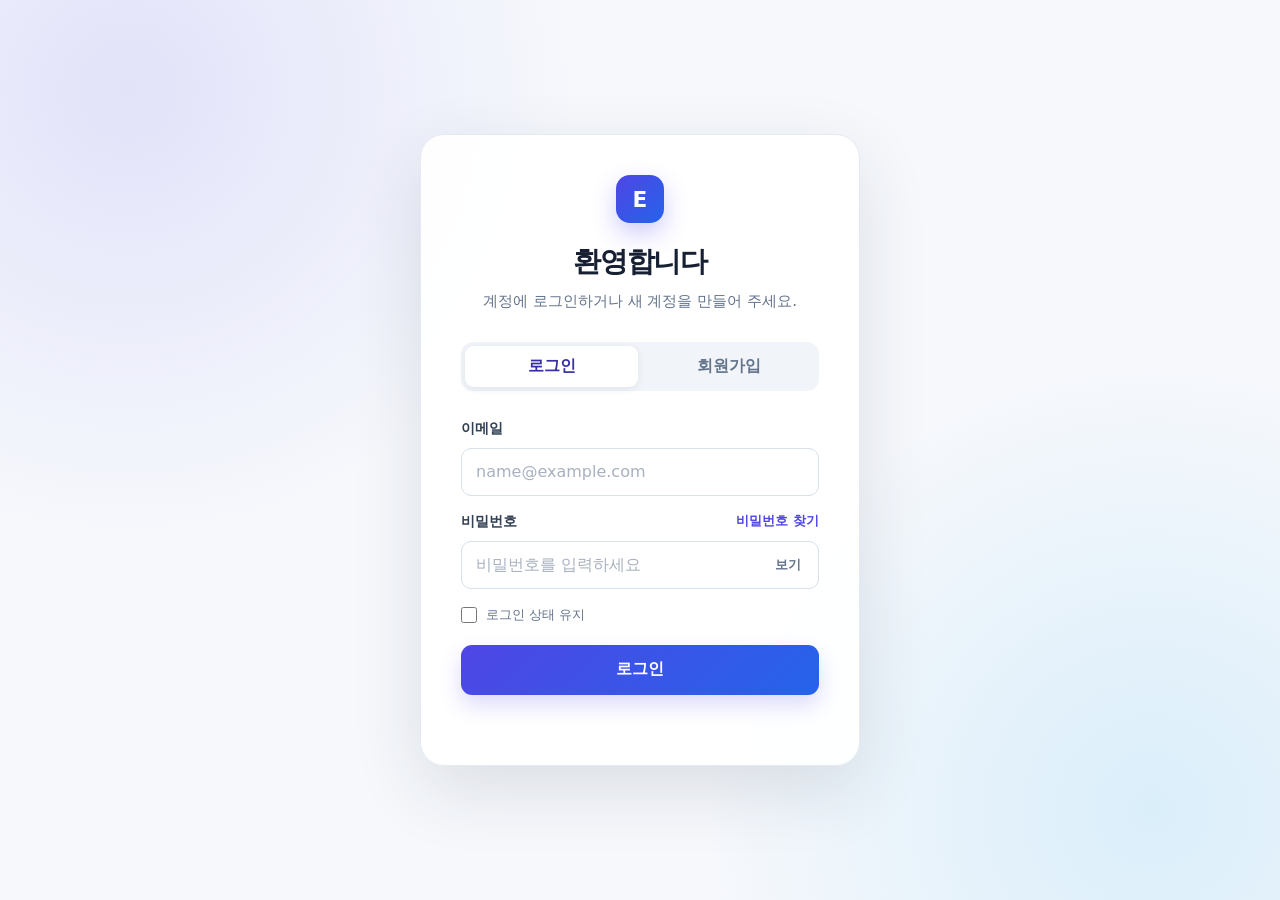
<file: index.html>
<!doctype html>
<html lang="ko">
  <head>
    <meta charset="UTF-8" />
    <meta name="viewport" content="width=device-width, initial-scale=1.0" />
    <title>로그인 | endpointproject</title>
    <link rel="stylesheet" href="./css/style.css" />
  </head>
  <body>
    <main class="auth-page">
      <section class="auth-card" aria-labelledby="page-title">
        <div class="brand" aria-hidden="true">E</div>
        <div class="heading">
          <h1 id="page-title">환영합니다</h1>
          <p>계정에 로그인하거나 새 계정을 만들어 주세요.</p>
        </div>
        <div class="tabs" role="tablist" aria-label="계정 메뉴">
          <button class="tab is-active" id="login-tab" type="button" role="tab" aria-selected="true" aria-controls="login-panel">로그인</button>
          <button class="tab" id="signup-tab" type="button" role="tab" aria-selected="false" aria-controls="signup-panel">회원가입</button>
        </div>
        <form class="auth-form" id="login-panel" role="tabpanel" aria-labelledby="login-tab">
          <label for="login-email">이메일</label>
          <input id="login-email" name="email" type="email" placeholder="name@example.com" autocomplete="email" required />
          <div class="label-row">
            <label for="login-password">비밀번호</label>
            <a href="#">비밀번호 찾기</a>
          </div>
          <div class="password-field">
            <input id="login-password" name="password" type="password" placeholder="비밀번호를 입력하세요" autocomplete="current-password" minlength="8" required />
            <button class="password-toggle" type="button" aria-label="비밀번호 표시">보기</button>
          </div>
          <label class="check-row"><input name="remember" type="checkbox" /><span>로그인 상태 유지</span></label>
          <button class="submit-button" type="submit">로그인</button>
          <p class="form-message" aria-live="polite"></p>
        </form>
        <form class="auth-form" id="signup-panel" role="tabpanel" aria-labelledby="signup-tab" hidden>
          <label for="signup-name">이름</label>
          <input id="signup-name" name="name" type="text" placeholder="이름을 입력하세요" autocomplete="name" required />
          <label for="signup-email">이메일</label>
          <input id="signup-email" name="email" type="email" placeholder="name@example.com" autocomplete="email" required />
          <label for="signup-password">비밀번호</label>
          <div class="password-field">
            <input id="signup-password" name="password" type="password" placeholder="8자 이상 입력하세요" autocomplete="new-password" minlength="8" required />
            <button class="password-toggle" type="button" aria-label="비밀번호 표시">보기</button>
          </div>
          <label class="check-row"><input name="terms" type="checkbox" required /><span><a href="#">이용약관</a> 및 <a href="#">개인정보 처리방침</a>에 동의합니다.</span></label>
          <button class="submit-button" type="submit">계정 만들기</button>
          <p class="form-message" aria-live="polite"></p>
        </form>
      </section>
    </main>
    <script src="./js/commom.js"></script>
  </body>
</html>
</file>
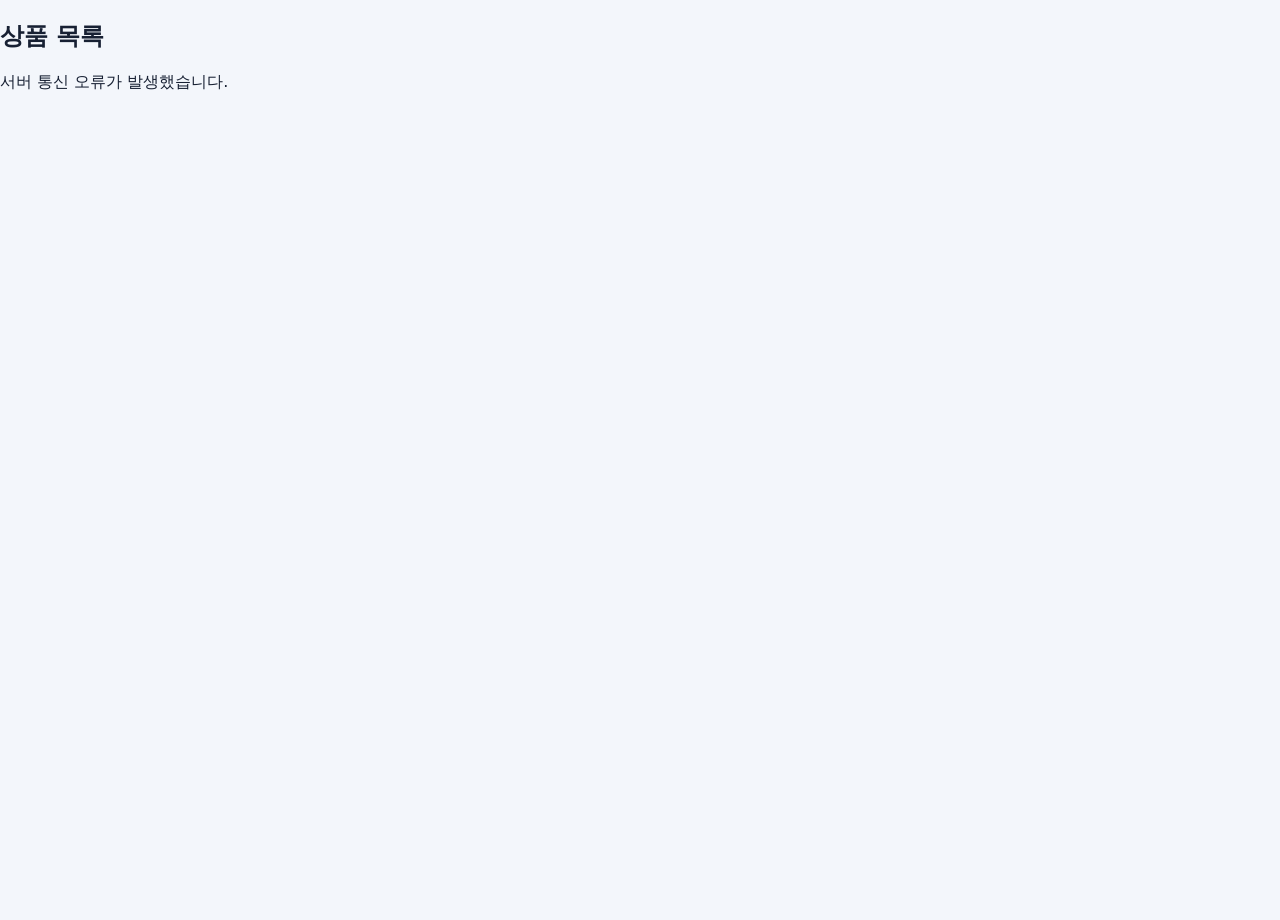
<file: src/product-list.html>
<!doctype html>
<html lang="ko">
  <head>
    <meta charset="UTF-8" />
    <title>상품 목록</title>
    <link rel="stylesheet" href="css/style.css" />
  </head>
  <body>
    <div class="container">
      <h2>상품 목록</h2>

      <!-- 상품 카드들이 들어갈 컨테이너 -->
      <div id="productGrid" class="product-grid">
        <p>상품 목록을 불러오는 중입니다...</p>
      </div>
    </div>

    <script src="js/common.js"></script>
    <script src="js/product-list.js"></script>
  </body>
</html>
</file>
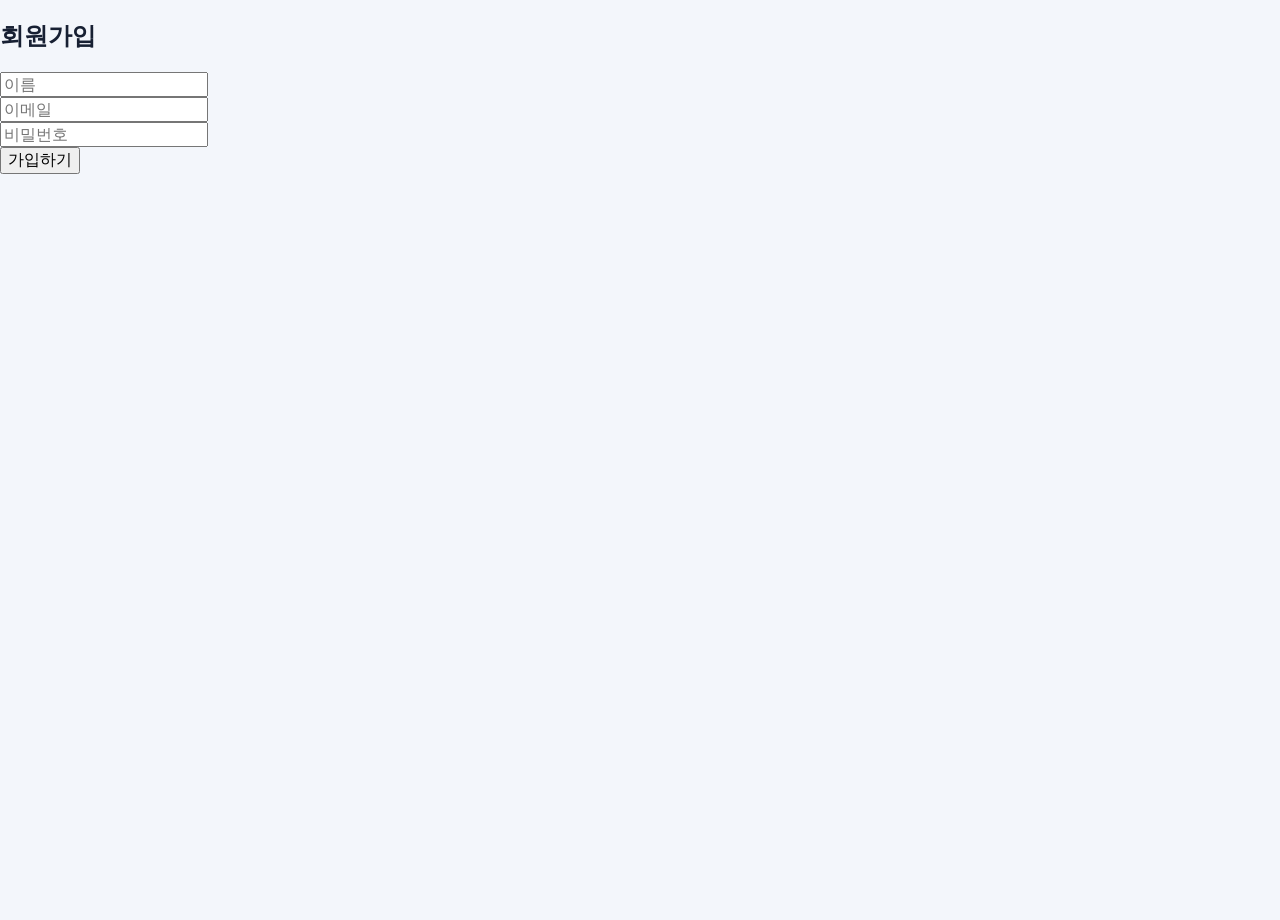
<file: src/signup.html>
<!doctype html>
<html lang="ko">
  <head>
    <meta charset="UTF-8" />
    <title>회원가입</title>
    <link rel="stylesheet" href="css/style.css" />
  </head>
  <body>
    <h2>회원가입</h2>
    <form id="signupForm">
      <input type="text" id="name" placeholder="이름" required /><br />
      <input type="email" id="email" placeholder="이메일" required /><br />
      <input
        type="password"
        id="password"
        placeholder="비밀번호"
        required
      /><br />
      <button type="submit">가입하기</button>
    </form>
    <script src="js/signup.js"></script>
  </body>
</html>
</file>
<file: css/style.css>
:root { color-scheme: light; font-family: Inter, Pretendard, "Noto Sans KR", system-ui, sans-serif; color: #172033; background: #f3f6fb; }
* { box-sizing: border-box; }
body { min-width: 320px; min-height: 100vh; margin: 0; }
button, input { font: inherit; }
button, a { -webkit-tap-highlight-color: transparent; }
.auth-page { display: grid; min-height: 100vh; place-items: center; padding: 40px 20px; background: radial-gradient(circle at 10% 10%, rgba(79,70,229,.12), transparent 28rem), radial-gradient(circle at 90% 90%, rgba(14,165,233,.12), transparent 28rem), #f6f8fc; }
.auth-card { width: min(100%, 440px); padding: 40px; border: 1px solid #e5eaf2; border-radius: 24px; background: rgba(255,255,255,.96); box-shadow: 0 24px 70px rgba(30,41,59,.12); }
.brand { display: grid; width: 48px; height: 48px; margin: 0 auto 20px; place-items: center; border-radius: 14px; color: #fff; background: linear-gradient(135deg, #4f46e5, #2563eb); font-size: 1.35rem; font-weight: 800; box-shadow: 0 10px 24px rgba(79,70,229,.28); }
.heading { margin-bottom: 28px; text-align: center; }
.heading h1 { margin: 0 0 8px; font-size: 1.75rem; letter-spacing: -.04em; }
.heading p { margin: 0; color: #64748b; font-size: .95rem; line-height: 1.6; }
.tabs { display: grid; grid-template-columns: repeat(2, 1fr); gap: 4px; margin-bottom: 28px; padding: 4px; border-radius: 12px; background: #f1f5f9; }
.tab { padding: 10px; border: 0; border-radius: 9px; color: #64748b; background: transparent; cursor: pointer; font-weight: 700; }
.tab.is-active { color: #3730a3; background: #fff; box-shadow: 0 2px 8px rgba(30,41,59,.08); }
.auth-form { display: grid; gap: 10px; }
.auth-form[hidden] { display: none; }
.auth-form label, .label-row { color: #334155; font-size: .9rem; font-weight: 700; }
.label-row { display: flex; align-items: center; justify-content: space-between; margin-top: 6px; }
a { color: #4f46e5; text-decoration: none; }
a:hover { text-decoration: underline; }
.label-row a { font-size: .82rem; font-weight: 600; }
.auth-form > input, .password-field input { width: 100%; height: 48px; padding: 0 14px; border: 1px solid #d8e0eb; border-radius: 10px; outline: none; color: #172033; background: #fff; transition: border-color .2s, box-shadow .2s; }
.auth-form input:focus { border-color: #6366f1; box-shadow: 0 0 0 4px rgba(99,102,241,.12); }
.auth-form input::placeholder { color: #a8b1c0; }
.password-field { position: relative; }
.password-field input { padding-right: 60px; }
.password-toggle { position: absolute; top: 50%; right: 10px; padding: 6px 8px; border: 0; color: #64748b; background: transparent; cursor: pointer; transform: translateY(-50%); font-size: .8rem; font-weight: 700; }
.check-row { display: flex; align-items: flex-start; gap: 9px; margin: 6px 0 10px; line-height: 1.5; }
.check-row input { width: 16px; height: 16px; margin: 2px 0 0; accent-color: #4f46e5; }
.check-row span { color: #64748b; font-size: .83rem; font-weight: 500; }
.submit-button { height: 50px; border: 0; border-radius: 11px; color: #fff; background: linear-gradient(135deg, #4f46e5, #2563eb); cursor: pointer; font-weight: 800; box-shadow: 0 10px 22px rgba(79,70,229,.2); transition: transform .2s, box-shadow .2s; }
.submit-button:hover { box-shadow: 0 13px 26px rgba(79,70,229,.28); transform: translateY(-1px); }
.form-message { min-height: 20px; margin: 0; color: #16803c; text-align: center; font-size: .85rem; }
@media (max-width: 520px) { .auth-page { padding: 20px 14px; } .auth-card { padding: 30px 22px; border-radius: 18px; } }
</file>
<file: src/css/style.css>
:root { color-scheme: light; font-family: Inter, Pretendard, "Noto Sans KR", system-ui, sans-serif; color: #172033; background: #f3f6fb; }
* { box-sizing: border-box; }
body { min-width: 320px; min-height: 100vh; margin: 0; }
button, input { font: inherit; }
button, a { -webkit-tap-highlight-color: transparent; }
.auth-page { display: grid; min-height: 100vh; place-items: center; padding: 40px 20px; background: radial-gradient(circle at 10% 10%, rgba(79,70,229,.12), transparent 28rem), radial-gradient(circle at 90% 90%, rgba(14,165,233,.12), transparent 28rem), #f6f8fc; }
.auth-card { width: min(100%, 440px); padding: 40px; border: 1px solid #e5eaf2; border-radius: 24px; background: rgba(255,255,255,.96); box-shadow: 0 24px 70px rgba(30,41,59,.12); }
.brand { display: grid; width: 48px; height: 48px; margin: 0 auto 20px; place-items: center; border-radius: 14px; color: #fff; background: linear-gradient(135deg, #4f46e5, #2563eb); font-size: 1.35rem; font-weight: 800; box-shadow: 0 10px 24px rgba(79,70,229,.28); }
.heading { margin-bottom: 28px; text-align: center; }
.heading h1 { margin: 0 0 8px; font-size: 1.75rem; letter-spacing: -.04em; }
.heading p { margin: 0; color: #64748b; font-size: .95rem; line-height: 1.6; }
.tabs { display: grid; grid-template-columns: repeat(2, 1fr); gap: 4px; margin-bottom: 28px; padding: 4px; border-radius: 12px; background: #f1f5f9; }
.tab { padding: 10px; border: 0; border-radius: 9px; color: #64748b; background: transparent; cursor: pointer; font-weight: 700; }
.tab.is-active { color: #3730a3; background: #fff; box-shadow: 0 2px 8px rgba(30,41,59,.08); }
.auth-form { display: grid; gap: 10px; }
.auth-form[hidden] { display: none; }
.auth-form label, .label-row { color: #334155; font-size: .9rem; font-weight: 700; }
.label-row { display: flex; align-items: center; justify-content: space-between; margin-top: 6px; }
a { color: #4f46e5; text-decoration: none; }
a:hover { text-decoration: underline; }
.label-row a { font-size: .82rem; font-weight: 600; }
.auth-form > input, .password-field input { width: 100%; height: 48px; padding: 0 14px; border: 1px solid #d8e0eb; border-radius: 10px; outline: none; color: #172033; background: #fff; transition: border-color .2s, box-shadow .2s; }
.auth-form input:focus { border-color: #6366f1; box-shadow: 0 0 0 4px rgba(99,102,241,.12); }
.auth-form input::placeholder { color: #a8b1c0; }
.password-field { position: relative; }
.password-field input { padding-right: 60px; }
.password-toggle { position: absolute; top: 50%; right: 10px; padding: 6px 8px; border: 0; color: #64748b; background: transparent; cursor: pointer; transform: translateY(-50%); font-size: .8rem; font-weight: 700; }
.check-row { display: flex; align-items: flex-start; gap: 9px; margin: 6px 0 10px; line-height: 1.5; }
.check-row input { width: 16px; height: 16px; margin: 2px 0 0; accent-color: #4f46e5; }
.check-row span { color: #64748b; font-size: .83rem; font-weight: 500; }
.submit-button { height: 50px; border: 0; border-radius: 11px; color: #fff; background: linear-gradient(135deg, #4f46e5, #2563eb); cursor: pointer; font-weight: 800; box-shadow: 0 10px 22px rgba(79,70,229,.2); transition: transform .2s, box-shadow .2s; }
.submit-button:hover { box-shadow: 0 13px 26px rgba(79,70,229,.28); transform: translateY(-1px); }
.form-message { min-height: 20px; margin: 0; color: #16803c; text-align: center; font-size: .85rem; }
@media (max-width: 520px) { .auth-page { padding: 20px 14px; } .auth-card { padding: 30px 22px; border-radius: 18px; } }
</file>
